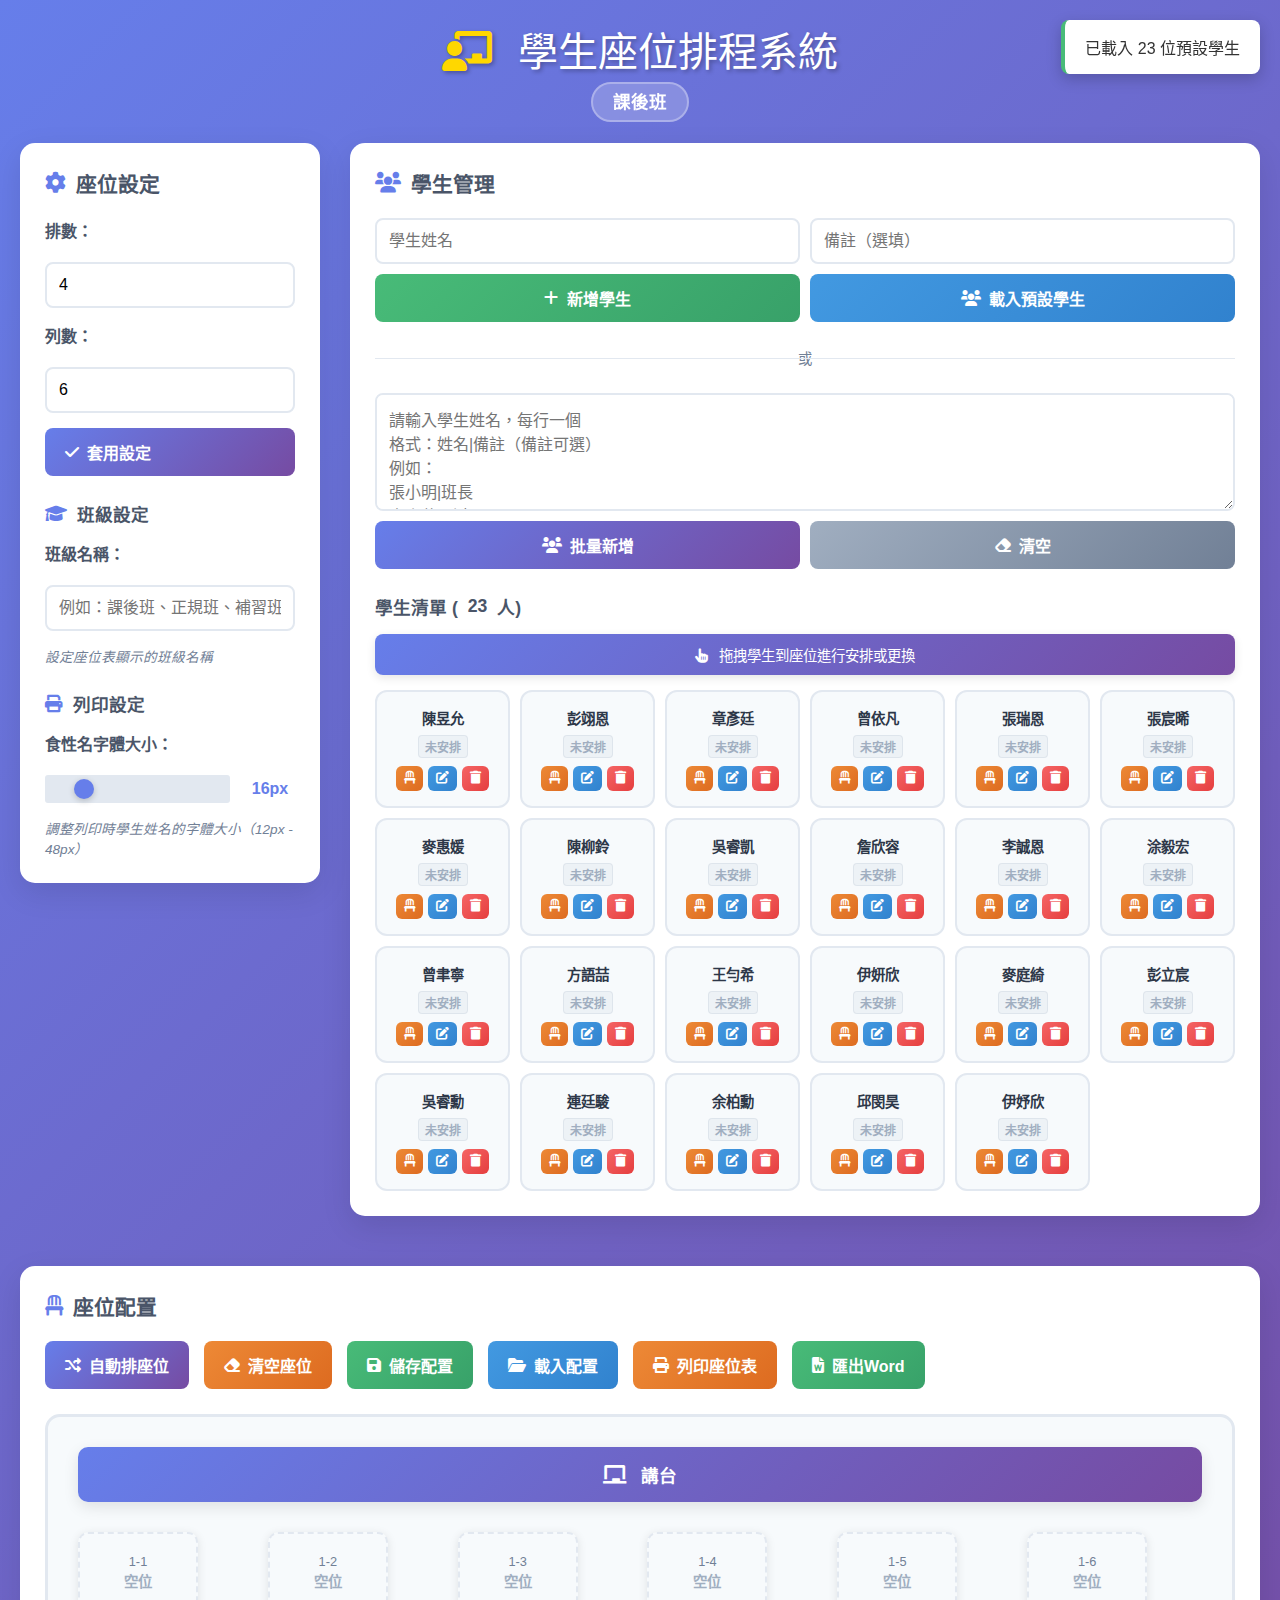
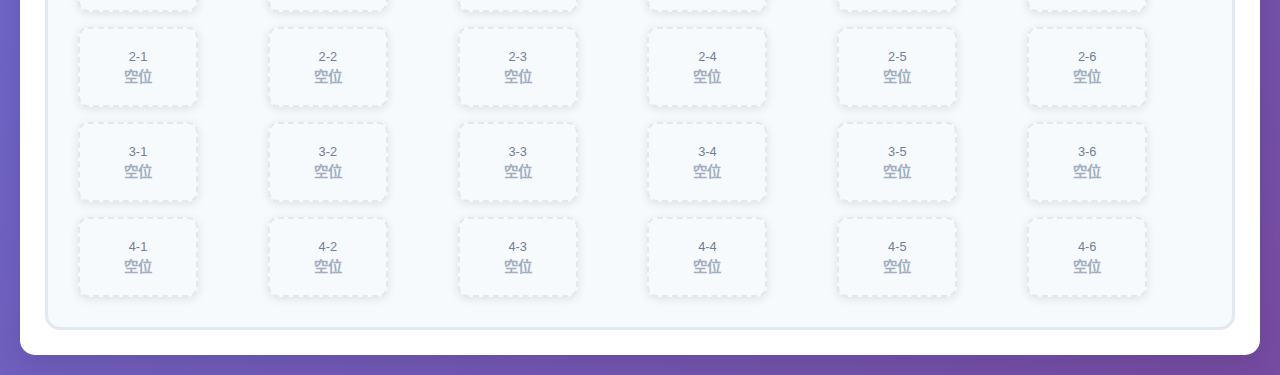
<file: index.html>
<!DOCTYPE html>
<html lang="zh-TW">
<head>
    <meta charset="UTF-8">
    <meta name="viewport" content="width=device-width, initial-scale=1.0">
    <title>學生座位排程系統</title>
    <link rel="stylesheet" href="styles.css">
    <link href="https://cdnjs.cloudflare.com/ajax/libs/font-awesome/6.0.0/css/all.min.css" rel="stylesheet">
</head>
<body>
    <div class="container">
        <header>
            <h1><i class="fas fa-chalkboard-teacher"></i> 學生座位排程系統</h1>
            <div class="class-display">
                <span id="currentClassDisplay">課後班</span>
            </div>
        </header>

        <div class="main-content">
            <!-- 設定區域 -->
            <div class="settings-panel">
                <h2><i class="fas fa-cog"></i> 座位設定</h2>
                <div class="setting-group">
                    <label for="rows">排數：</label>
                    <input type="number" id="rows" min="1" max="10" value="4">
                    
                    <label for="cols">列數：</label>
                    <input type="number" id="cols" min="1" max="8" value="6">
                    
                    <button id="applySettings" class="btn btn-primary">
                        <i class="fas fa-check"></i> 套用設定
                    </button>
                </div>
                
                <h3><i class="fas fa-graduation-cap"></i> 班級設定</h3>
                <div class="setting-group">
                    <label for="className">班級名稱：</label>
                    <input type="text" id="className" placeholder="例如：課後班、正規班、補習班" maxlength="30">
                    <small class="help-text">設定座位表顯示的班級名稱</small>
                </div>
                
                <h3><i class="fas fa-print"></i> 列印設定</h3>
                <div class="setting-group">
                    <label for="fontSize">食性名字體大小：</label>
                    <div class="font-size-control">
                        <input type="range" id="fontSize" min="12" max="48" value="16" step="1">
                        <span id="fontSizeValue">16px</span>
                    </div>
                    <small class="help-text">調整列印時學生姓名的字體大小（12px - 48px）</small>
                </div>
            </div>

            <!-- 學生管理區域 -->
            <div class="student-panel">
                <h2><i class="fas fa-users"></i> 學生管理</h2>
                <div class="student-form">
                    <div class="single-student-input">
                        <div class="input-group">
                            <input type="text" id="studentName" placeholder="學生姓名" maxlength="20">
                            <input type="text" id="studentNote" placeholder="備註（選填）" maxlength="50">
                        </div>
                        <div class="button-group">
                            <button id="addStudent" class="btn btn-success">
                                <i class="fas fa-plus"></i> 新增學生
                            </button>
                            <button id="loadDefaultStudents" class="btn btn-info">
                                <i class="fas fa-users"></i> 載入預設學生
                            </button>
                        </div>
                    </div>
                    <div class="form-divider">
                        <span>或</span>
                    </div>
                    <div class="multiple-student-input">
                        <textarea id="multipleStudents" placeholder="請輸入學生姓名，每行一個&#10;格式：姓名|備註（備註可選）&#10;例如：&#10;張小明|班長&#10;李小花|副班長&#10;王大華" rows="5"></textarea>
                        <div class="multiple-buttons">
                            <button id="addMultipleStudents" class="btn btn-primary">
                                <i class="fas fa-users"></i> 批量新增
                            </button>
                            <button id="clearMultipleInput" class="btn btn-secondary">
                                <i class="fas fa-eraser"></i> 清空
                            </button>
                        </div>
                    </div>
                </div>
                
                <div class="student-list">
                    <h3>學生清單 (<span id="studentCount">0</span>人)</h3>
                                    <div class="drag-hint">
                    <i class="fas fa-hand-pointer"></i> 拖拽學生到座位進行安排或更換
                </div>
                    <div id="studentsList"></div>
                </div>
            </div>

            <!-- 座位區域 -->
            <div class="seating-panel">
                <h2><i class="fas fa-chair"></i> 座位配置</h2>
                <div class="seating-controls">
                    <button id="autoArrange" class="btn btn-primary">
                        <i class="fas fa-random"></i> 自動排座位
                    </button>
                    <button id="clearSeats" class="btn btn-warning">
                        <i class="fas fa-eraser"></i> 清空座位
                    </button>
                    <button id="saveConfig" class="btn btn-success">
                        <i class="fas fa-save"></i> 儲存配置
                    </button>
                                         <button id="loadConfig" class="btn btn-info">
                         <i class="fas fa-folder-open"></i> 載入配置
                     </button>
                     <button id="printSeating" class="btn btn-warning">
                         <i class="fas fa-print"></i> 列印座位表
                     </button>
                     <button id="exportWord" class="btn btn-success">
                         <i class="fas fa-file-word"></i> 匯出Word
                     </button>
                </div>
                
                <div class="classroom">
                    <div class="teacher-desk">
                        <i class="fas fa-chalkboard"></i> 講台
                    </div>
                    <div id="seatingGrid" class="seating-grid"></div>
                </div>
            </div>
        </div>
    </div>

    <!-- 載入配置的隱藏檔案輸入 -->
    <input type="file" id="fileInput" accept=".json" style="display: none;">

    <script src="script.js"></script>
</body>
</html>
</file>
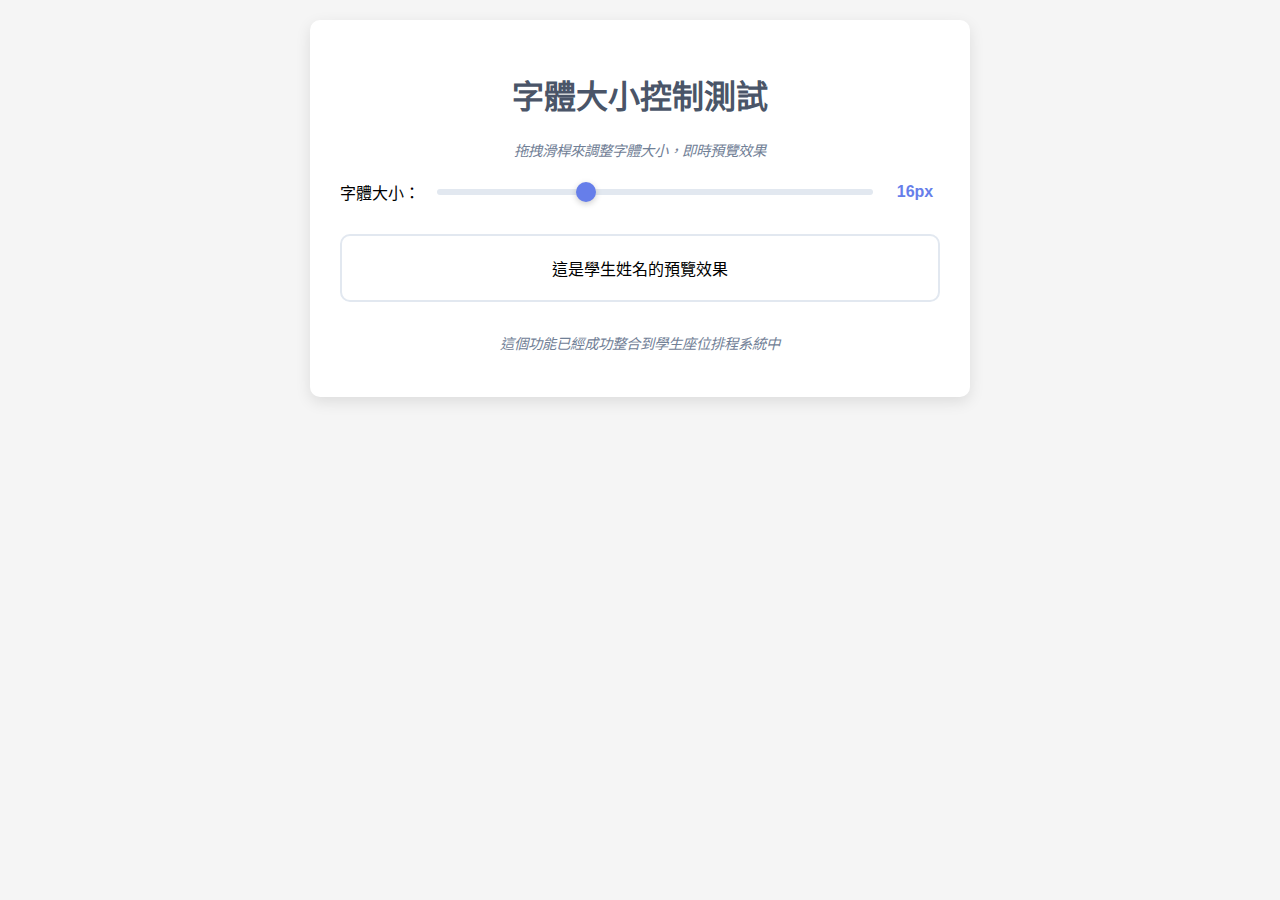
<file: test.html>
<!DOCTYPE html>
<html lang="zh-TW">
<head>
    <meta charset="UTF-8">
    <meta name="viewport" content="width=device-width, initial-scale=1.0">
    <title>字體大小控制測試</title>
    <style>
        body {
            font-family: 'Microsoft JhengHei', Arial, sans-serif;
            margin: 20px;
            background: #f5f5f5;
        }
        .test-container {
            max-width: 600px;
            margin: 0 auto;
            background: white;
            padding: 30px;
            border-radius: 10px;
            box-shadow: 0 5px 15px rgba(0,0,0,0.1);
        }
        .font-size-control {
            display: flex;
            align-items: center;
            gap: 15px;
            margin: 20px 0;
        }
        .font-size-control input[type="range"] {
            flex: 1;
            height: 6px;
            border-radius: 3px;
            background: #e2e8f0;
            outline: none;
            -webkit-appearance: none;
            appearance: none;
        }
        .font-size-control input[type="range"]::-webkit-slider-thumb {
            -webkit-appearance: none;
            appearance: none;
            width: 20px;
            height: 20px;
            border-radius: 50%;
            background: #667eea;
            cursor: pointer;
            box-shadow: 0 2px 6px rgba(0,0,0,0.2);
        }
        .font-size-control span {
            font-weight: 600;
            color: #667eea;
            min-width: 50px;
            text-align: center;
        }
        .preview {
            margin: 30px 0;
            padding: 20px;
            border: 2px solid #e2e8f0;
            border-radius: 10px;
            text-align: center;
        }
        .preview-text {
            transition: font-size 0.3s ease;
        }
        h1 {
            color: #4a5568;
            text-align: center;
        }
        .help-text {
            color: #718096;
            font-size: 0.9rem;
            font-style: italic;
            text-align: center;
        }
    </style>
</head>
<body>
    <div class="test-container">
        <h1>字體大小控制測試</h1>
        <p class="help-text">拖拽滑桿來調整字體大小，即時預覽效果</p>
        
        <div class="font-size-control">
            <label for="fontSize">字體大小：</label>
            <input type="range" id="fontSize" min="12" max="24" value="16" step="1">
            <span id="fontSizeValue">16px</span>
        </div>
        
        <div class="preview">
            <div class="preview-text" id="previewText">
                這是學生姓名的預覽效果
            </div>
        </div>
        
        <p class="help-text">這個功能已經成功整合到學生座位排程系統中</p>
    </div>

    <script>
        const fontSizeSlider = document.getElementById('fontSize');
        const fontSizeValue = document.getElementById('fontSizeValue');
        const previewText = document.getElementById('previewText');
        
        function updateFontSize(size) {
            const fontSize = parseInt(size);
            fontSizeValue.textContent = size + 'px';
            previewText.style.fontSize = size + 'px';
        }
        
        fontSizeSlider.addEventListener('input', (e) => {
            updateFontSize(e.target.value);
        });
        
        // 初始化
        updateFontSize(16);
    </script>
</body>
</html>
</file>
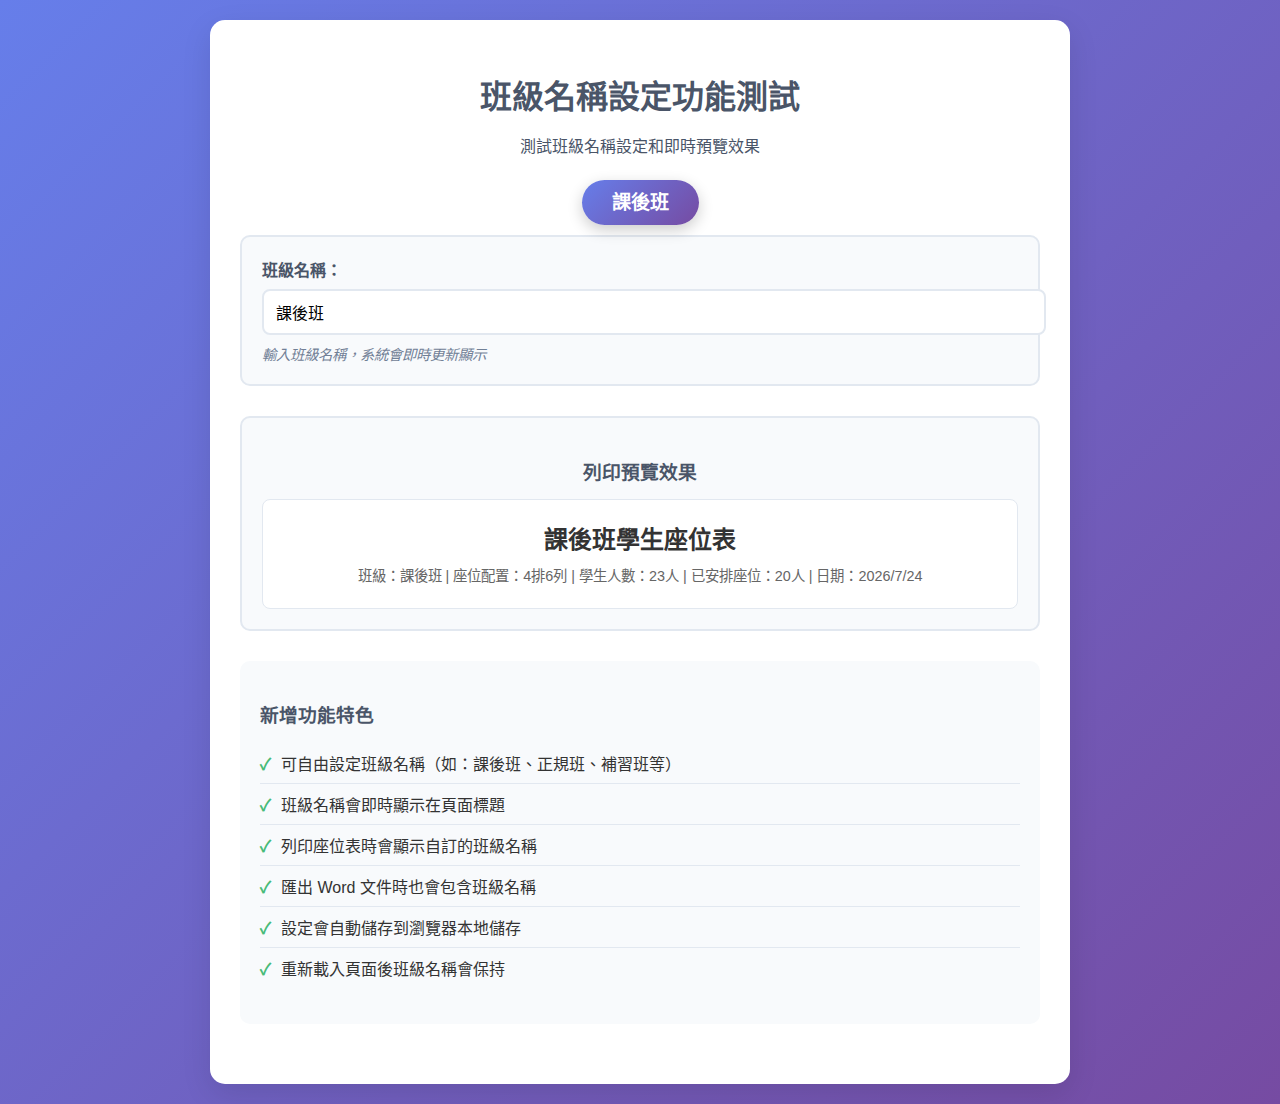
<file: test_class_name.html>
<!DOCTYPE html>
<html lang="zh-TW">
<head>
    <meta charset="UTF-8">
    <meta name="viewport" content="width=device-width, initial-scale=1.0">
    <title>班級名稱設定測試</title>
    <style>
        body {
            font-family: 'Microsoft JhengHei', Arial, sans-serif;
            margin: 20px;
            background: linear-gradient(135deg, #667eea 0%, #764ba2 100%);
            min-height: 100vh;
            color: #333;
        }
        .test-container {
            max-width: 800px;
            margin: 0 auto;
            background: white;
            padding: 30px;
            border-radius: 15px;
            box-shadow: 0 10px 30px rgba(0,0,0,0.1);
        }
        .header {
            text-align: center;
            margin-bottom: 30px;
            color: #4a5568;
        }
        .header h1 {
            font-size: 2rem;
            margin-bottom: 10px;
        }
        .class-display {
            margin: 20px 0;
            text-align: center;
        }
        .class-display span {
            background: linear-gradient(135deg, #667eea 0%, #764ba2 100%);
            padding: 12px 30px;
            border-radius: 25px;
            font-size: 1.2rem;
            font-weight: 600;
            color: white;
            box-shadow: 0 5px 15px rgba(0,0,0,0.2);
        }
        .setting-group {
            margin: 20px 0;
            padding: 20px;
            border: 2px solid #e2e8f0;
            border-radius: 10px;
            background: #f8fafc;
        }
        .setting-group label {
            display: block;
            font-weight: 600;
            color: #4a5568;
            margin-bottom: 8px;
        }
        .setting-group input {
            width: 100%;
            padding: 12px;
            border: 2px solid #e2e8f0;
            border-radius: 8px;
            font-size: 1rem;
            transition: border-color 0.3s ease;
        }
        .setting-group input:focus {
            outline: none;
            border-color: #667eea;
            box-shadow: 0 0 0 3px rgba(102, 126, 234, 0.1);
        }
        .help-text {
            color: #718096;
            font-size: 0.9rem;
            font-style: italic;
            margin-top: 8px;
        }
        .preview-section {
            margin: 30px 0;
            padding: 20px;
            border: 2px solid #e2e8f0;
            border-radius: 10px;
            background: #f8fafc;
        }
        .preview-section h3 {
            color: #4a5568;
            margin-bottom: 15px;
            text-align: center;
        }
        .preview-content {
            text-align: center;
            padding: 20px;
            background: white;
            border-radius: 8px;
            border: 1px solid #e2e8f0;
        }
        .preview-title {
            font-size: 1.5rem;
            font-weight: bold;
            color: #333;
            margin-bottom: 10px;
        }
        .preview-info {
            font-size: 0.9rem;
            color: #666;
            line-height: 1.6;
        }
        .feature-list {
            margin: 30px 0;
            padding: 20px;
            background: #f8fafc;
            border-radius: 10px;
        }
        .feature-list h3 {
            color: #4a5568;
            margin-bottom: 15px;
        }
        .feature-list ul {
            list-style: none;
            padding: 0;
        }
        .feature-list li {
            padding: 8px 0;
            border-bottom: 1px solid #e2e8f0;
            display: flex;
            align-items: center;
        }
        .feature-list li:before {
            content: "✓";
            color: #48bb78;
            font-weight: bold;
            margin-right: 10px;
        }
        .feature-list li:last-child {
            border-bottom: none;
        }
    </style>
</head>
<body>
    <div class="test-container">
        <div class="header">
            <h1>班級名稱設定功能測試</h1>
            <p>測試班級名稱設定和即時預覽效果</p>
        </div>
        
        <div class="class-display">
            <span id="currentClassDisplay">課後班</span>
        </div>
        
        <div class="setting-group">
            <label for="className">班級名稱：</label>
            <input type="text" id="className" placeholder="例如：課後班、正規班、補習班、數學班" maxlength="30">
            <div class="help-text">輸入班級名稱，系統會即時更新顯示</div>
        </div>
        
        <div class="preview-section">
            <h3>列印預覽效果</h3>
            <div class="preview-content">
                <div class="preview-title" id="previewTitle">課後班學生座位表</div>
                <div class="preview-info" id="previewInfo">
                    班級：課後班 | 座位配置：4排6列 | 學生人數：23人 | 已安排座位：20人 | 日期：2024/1/15
                </div>
            </div>
        </div>
        
        <div class="feature-list">
            <h3>新增功能特色</h3>
            <ul>
                <li>可自由設定班級名稱（如：課後班、正規班、補習班等）</li>
                <li>班級名稱會即時顯示在頁面標題</li>
                <li>列印座位表時會顯示自訂的班級名稱</li>
                <li>匯出 Word 文件時也會包含班級名稱</li>
                <li>設定會自動儲存到瀏覽器本地儲存</li>
                <li>重新載入頁面後班級名稱會保持</li>
            </ul>
        </div>
    </div>

    <script>
        const classNameInput = document.getElementById('className');
        const currentClassDisplay = document.getElementById('currentClassDisplay');
        const previewTitle = document.getElementById('previewTitle');
        const previewInfo = document.getElementById('previewInfo');
        
        // 模擬學生資料
        const mockData = {
            students: 23,
            arranged: 20,
            rows: 4,
            cols: 6,
            date: new Date().toLocaleDateString('zh-TW')
        };
        
        function updateClassName(name) {
            const className = name.trim() || '課後班';
            
            // 更新頁面顯示
            currentClassDisplay.textContent = className;
            
            // 更新預覽
            previewTitle.textContent = `${className}學生座位表`;
            previewInfo.textContent = `班級：${className} | 座位配置：${mockData.rows}排${mockData.cols}列 | 學生人數：${mockData.students}人 | 已安排座位：${mockData.arranged}人 | 日期：${mockData.date}`;
            
            // 儲存到本地儲存
            localStorage.setItem('testClassName', className);
        }
        
        // 監聽輸入事件
        classNameInput.addEventListener('input', (e) => {
            updateClassName(e.target.value);
        });
        
        // 載入儲存的班級名稱
        const savedClassName = localStorage.getItem('testClassName') || '課後班';
        classNameInput.value = savedClassName;
        updateClassName(savedClassName);
    </script>
</body>
</html>
</file>
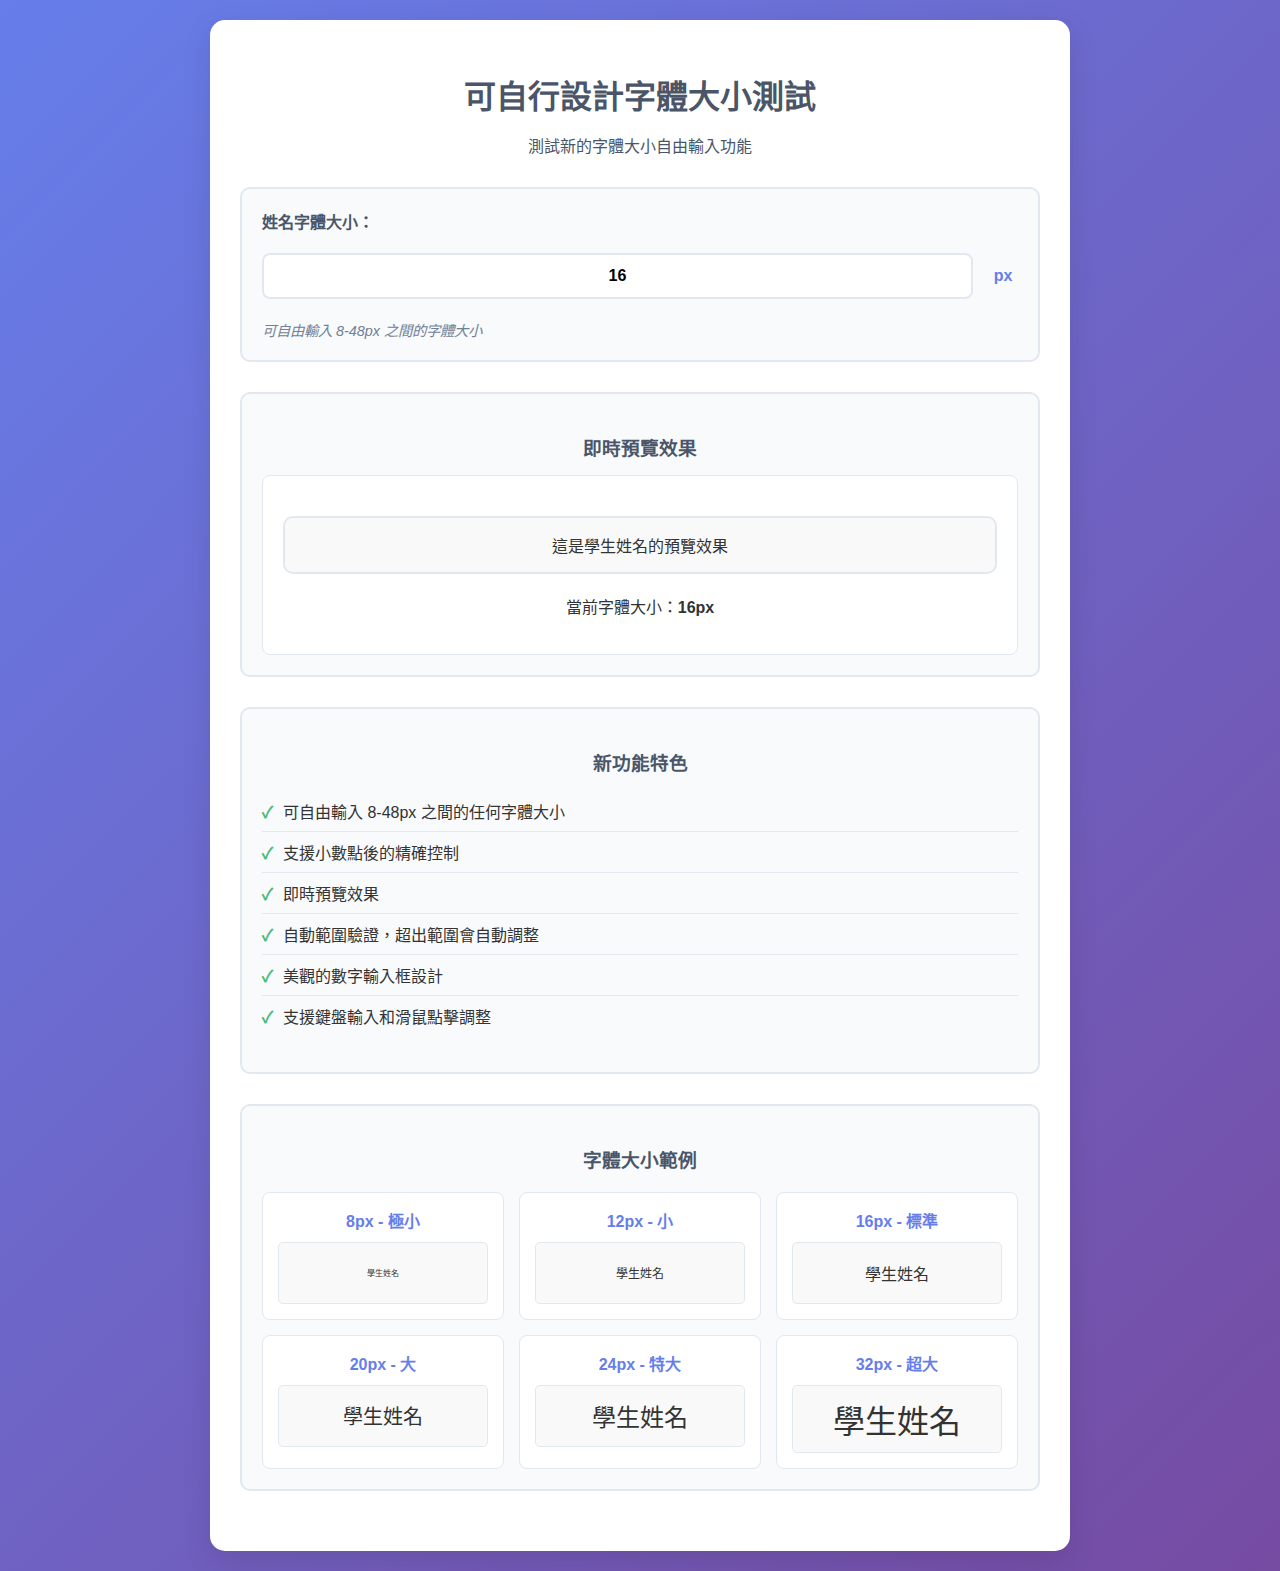
<file: test_custom_font_size.html>
<!DOCTYPE html>
<html lang="zh-TW">
<head>
    <meta charset="UTF-8">
    <meta name="viewport" content="width=device-width, initial-scale=1.0">
    <title>可自行設計字體大小測試</title>
    <style>
        body {
            font-family: 'Microsoft JhengHei', Arial, sans-serif;
            margin: 20px;
            background: linear-gradient(135deg, #667eea 0%, #764ba2 100%);
            min-height: 100vh;
            color: #333;
        }
        .test-container {
            max-width: 800px;
            margin: 0 auto;
            background: white;
            padding: 30px;
            border-radius: 15px;
            box-shadow: 0 10px 30px rgba(0,0,0,0.1);
        }
        .header {
            text-align: center;
            margin-bottom: 30px;
            color: #4a5568;
        }
        .header h1 {
            font-size: 2rem;
            margin-bottom: 10px;
        }
        
        .font-size-control {
            display: flex;
            align-items: center;
            gap: 15px;
            margin: 20px 0;
        }
        
        .font-size-control input[type="number"] {
            flex: 1;
            padding: 12px;
            border: 2px solid #e2e8f0;
            border-radius: 8px;
            font-size: 1rem;
            font-weight: 600;
            text-align: center;
            transition: border-color 0.3s ease;
            background: white;
        }
        
        .font-size-control input[type="number"]:focus {
            outline: none;
            border-color: #667eea;
            box-shadow: 0 0 0 3px rgba(102, 126, 234, 0.1);
        }
        
        .font-size-control input[type="number"]::-webkit-inner-spin-button,
        .font-size-control input[type="number"]::-webkit-outer-spin-button {
            -webkit-appearance: none;
            margin: 0;
        }
        
        .font-size-control input[type="number"] {
            -moz-appearance: textfield;
        }
        
        .unit-label {
            font-weight: 600;
            color: #667eea;
            min-width: 30px;
            text-align: center;
            font-size: 1rem;
        }
        
        .setting-group {
            margin: 20px 0;
            padding: 20px;
            border: 2px solid #e2e8f0;
            border-radius: 10px;
            background: #f8fafc;
        }
        
        .setting-group label {
            display: block;
            font-weight: 600;
            color: #4a5568;
            margin-bottom: 8px;
        }
        
        .help-text {
            color: #718096;
            font-size: 0.9rem;
            font-style: italic;
            margin-top: 8px;
        }
        
        .preview-section {
            margin: 30px 0;
            padding: 20px;
            border: 2px solid #e2e8f0;
            border-radius: 10px;
            background: #f8fafc;
        }
        
        .preview-section h3 {
            color: #4a5568;
            margin-bottom: 15px;
            text-align: center;
        }
        
        .preview-content {
            background: white;
            padding: 20px;
            border-radius: 8px;
            border: 1px solid #e2e8f0;
            text-align: center;
        }
        
        .preview-text {
            transition: font-size 0.3s ease;
            margin: 20px 0;
            padding: 15px;
            border: 2px solid #e2e8f0;
            border-radius: 10px;
            background: #f9f9f9;
        }
        
        .feature-section {
            margin: 30px 0;
            padding: 20px;
            border: 2px solid #e2e8f0;
            border-radius: 10px;
            background: #f8fafc;
        }
        
        .feature-section h3 {
            color: #4a5568;
            margin-bottom: 15px;
            text-align: center;
        }
        
        .feature-list {
            list-style: none;
            padding: 0;
        }
        
        .feature-list li {
            padding: 8px 0;
            border-bottom: 1px solid #e2e8f0;
            display: flex;
            align-items: center;
        }
        
        .feature-list li:before {
            content: "✓";
            color: #48bb78;
            font-weight: bold;
            margin-right: 10px;
        }
        
        .feature-list li:last-child {
            border-bottom: none;
        }
        
        .font-size-examples {
            margin: 30px 0;
            padding: 20px;
            border: 2px solid #e2e8f0;
            border-radius: 10px;
            background: #f8fafc;
        }
        
        .font-size-examples h3 {
            color: #4a5568;
            margin-bottom: 15px;
            text-align: center;
        }
        
        .example-grid {
            display: grid;
            grid-template-columns: repeat(auto-fit, minmax(200px, 1fr));
            gap: 15px;
            margin-top: 20px;
        }
        
        .example-item {
            background: white;
            padding: 15px;
            border-radius: 8px;
            border: 1px solid #e2e8f0;
            text-align: center;
        }
        
        .example-size {
            font-weight: bold;
            color: #667eea;
            margin-bottom: 10px;
        }
        
        .example-text {
            border: 1px solid #e2e8f0;
            padding: 10px;
            border-radius: 5px;
            background: #f9f9f9;
            min-height: 40px;
            display: flex;
            align-items: center;
            justify-content: center;
        }
    </style>
</head>
<body>
    <div class="test-container">
        <div class="header">
            <h1>可自行設計字體大小測試</h1>
            <p>測試新的字體大小自由輸入功能</p>
        </div>
        
        <div class="setting-group">
            <label for="fontSize">姓名字體大小：</label>
            <div class="font-size-control">
                <input type="number" id="fontSize" min="8" max="48" value="16" step="1" placeholder="輸入字體大小">
                <span class="unit-label">px</span>
            </div>
            <div class="help-text">可自由輸入 8-48px 之間的字體大小</div>
        </div>
        
        <div class="preview-section">
            <h3>即時預覽效果</h3>
            <div class="preview-content">
                <div class="preview-text" id="previewText">
                    這是學生姓名的預覽效果
                </div>
                <p>當前字體大小：<strong id="currentSize">16px</strong></p>
            </div>
        </div>
        
        <div class="feature-section">
            <h3>新功能特色</h3>
            <ul class="feature-list">
                <li>可自由輸入 8-48px 之間的任何字體大小</li>
                <li>支援小數點後的精確控制</li>
                <li>即時預覽效果</li>
                <li>自動範圍驗證，超出範圍會自動調整</li>
                <li>美觀的數字輸入框設計</li>
                <li>支援鍵盤輸入和滑鼠點擊調整</li>
            </ul>
        </div>
        
        <div class="font-size-examples">
            <h3>字體大小範例</h3>
            <div class="example-grid">
                <div class="example-item">
                    <div class="example-size">8px - 極小</div>
                    <div class="example-text" style="font-size: 8px;">學生姓名</div>
                </div>
                <div class="example-item">
                    <div class="example-size">12px - 小</div>
                    <div class="example-text" style="font-size: 12px;">學生姓名</div>
                </div>
                <div class="example-item">
                    <div class="example-size">16px - 標準</div>
                    <div class="example-text" style="font-size: 16px;">學生姓名</div>
                </div>
                <div class="example-item">
                    <div class="example-size">20px - 大</div>
                    <div class="example-text" style="font-size: 20px;">學生姓名</div>
                </div>
                <div class="example-item">
                    <div class="example-size">24px - 特大</div>
                    <div class="example-text" style="font-size: 24px;">學生姓名</div>
                </div>
                <div class="example-item">
                    <div class="example-size">32px - 超大</div>
                    <div class="example-text" style="font-size: 32px;">學生姓名</div>
                </div>
            </div>
        </div>
    </div>

    <script>
        const fontSizeInput = document.getElementById('fontSize');
        const previewText = document.getElementById('previewText');
        const currentSize = document.getElementById('currentSize');
        
        function updateFontSize(size) {
            let fontSize = parseInt(size);
            
            // 驗證輸入範圍
            if (isNaN(fontSize) || fontSize < 8) {
                fontSize = 8;
            } else if (fontSize > 48) {
                fontSize = 48;
            }
            
            // 更新輸入框值（如果超出範圍）
            if (fontSize !== parseInt(size)) {
                fontSizeInput.value = fontSize;
            }
            
            // 更新預覽
            previewText.style.fontSize = fontSize + 'px';
            currentSize.textContent = fontSize + 'px';
            
            // 儲存到本地儲存
            localStorage.setItem('testFontSize', fontSize);
        }
        
        // 監聽輸入事件
        fontSizeInput.addEventListener('input', (e) => {
            updateFontSize(e.target.value);
        });
        
        // 監聽失去焦點事件
        fontSizeInput.addEventListener('blur', (e) => {
            updateFontSize(e.target.value);
        });
        
        // 載入儲存的字體大小
        const savedFontSize = localStorage.getItem('testFontSize') || 16;
        fontSizeInput.value = savedFontSize;
        updateFontSize(savedFontSize);
    </script>
</body>
</html>
</file>
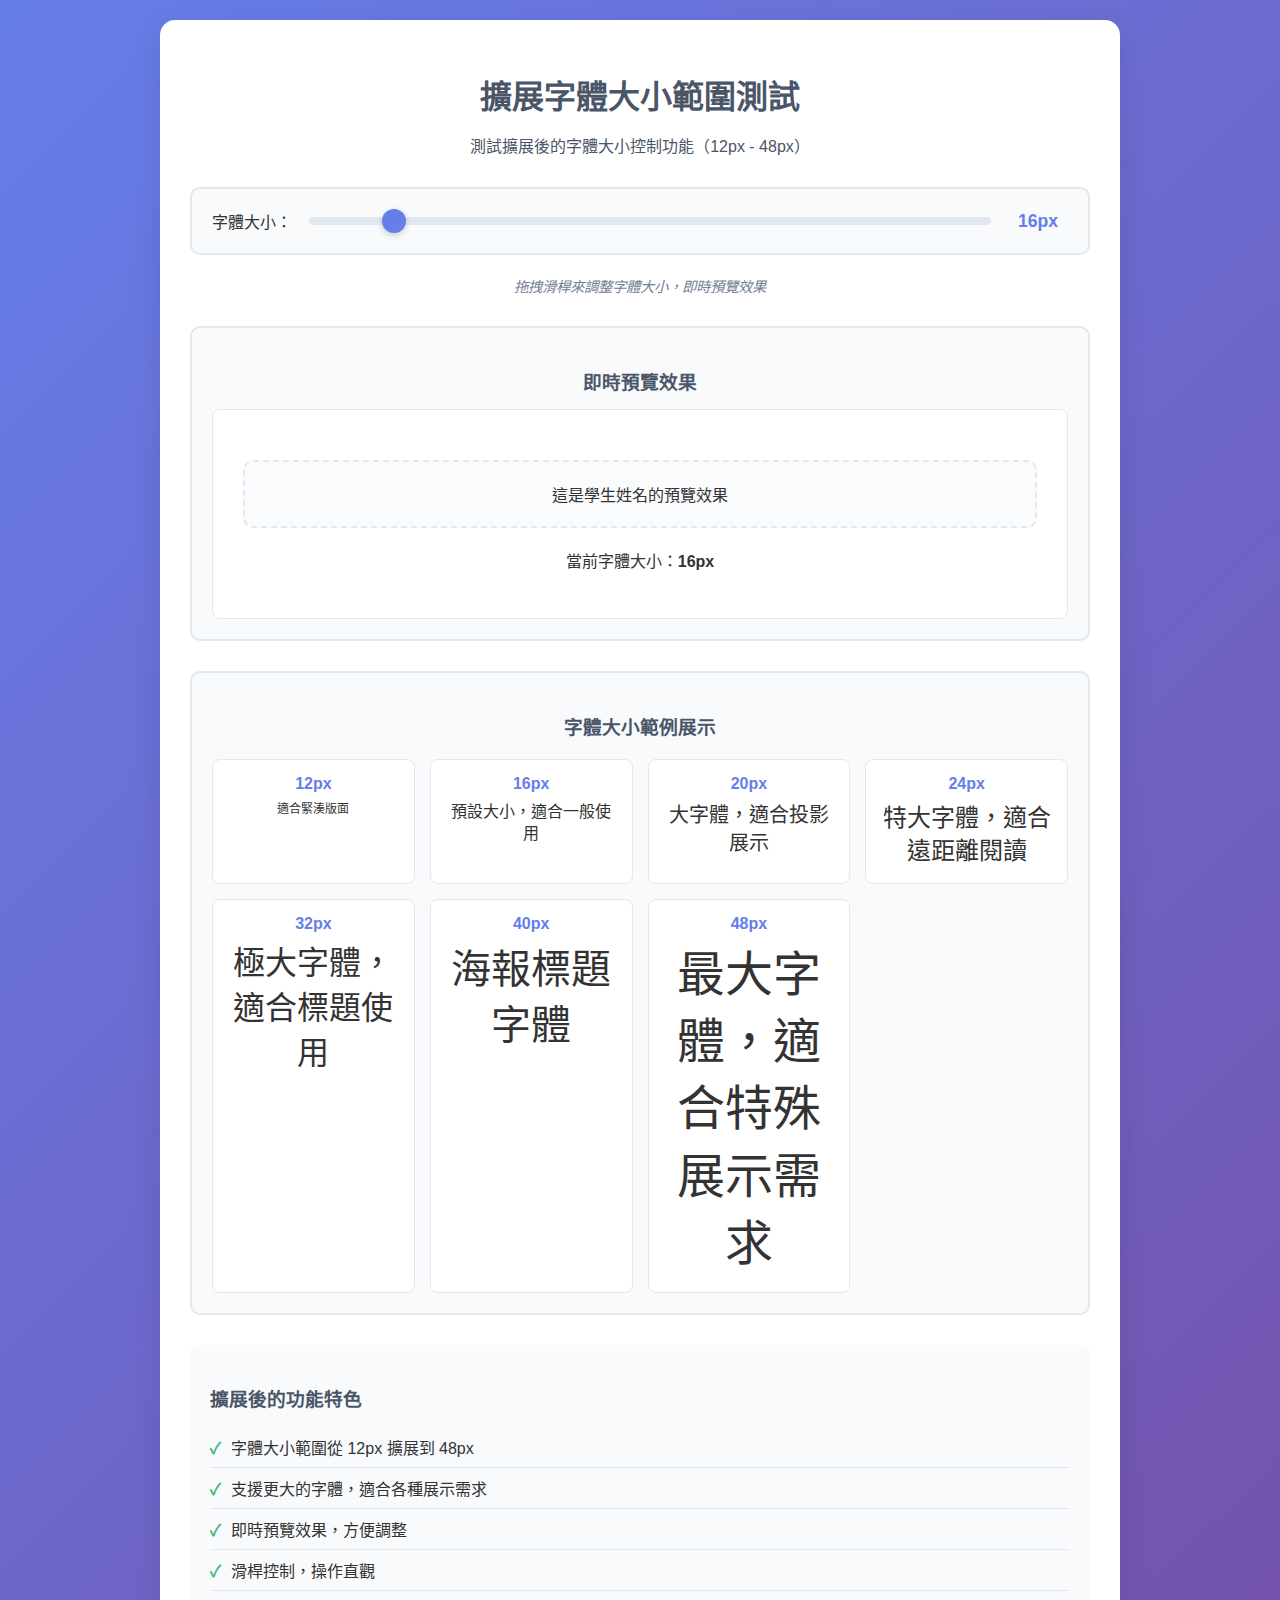
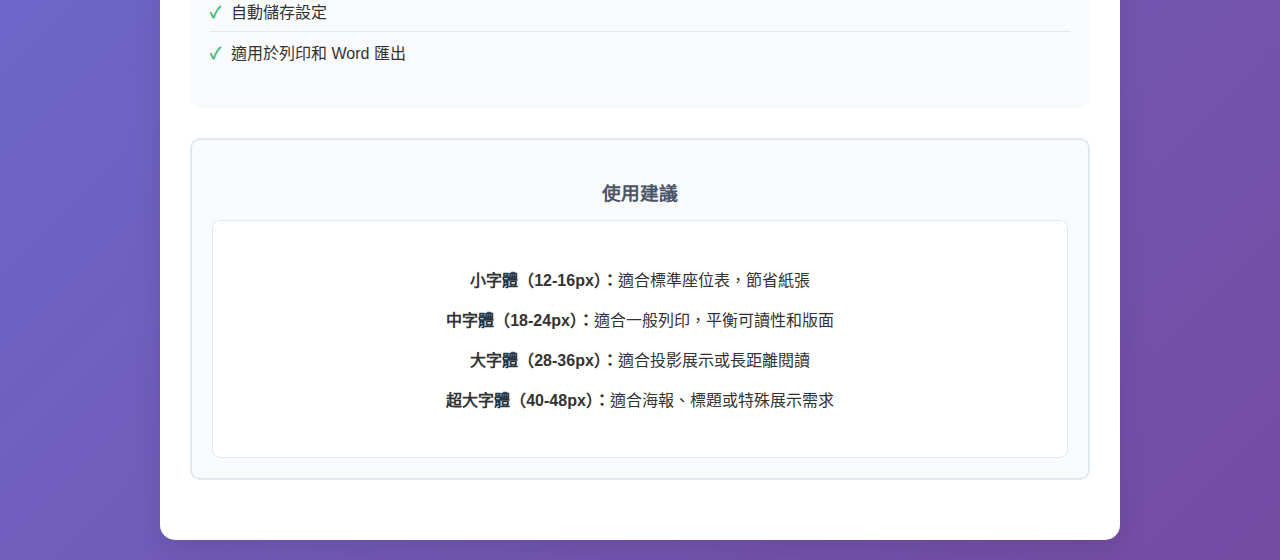
<file: test_extended_font_size.html>
<!DOCTYPE html>
<html lang="zh-TW">
<head>
    <meta charset="UTF-8">
    <meta name="viewport" content="width=device-width, initial-scale=1.0">
    <title>擴展字體大小範圍測試</title>
    <style>
        body {
            font-family: 'Microsoft JhengHei', Arial, sans-serif;
            margin: 20px;
            background: linear-gradient(135deg, #667eea 0%, #764ba2 100%);
            min-height: 100vh;
            color: #333;
        }
        .test-container {
            max-width: 900px;
            margin: 0 auto;
            background: white;
            padding: 30px;
            border-radius: 15px;
            box-shadow: 0 10px 30px rgba(0,0,0,0.1);
        }
        .header {
            text-align: center;
            margin-bottom: 30px;
            color: #4a5568;
        }
        .header h1 {
            font-size: 2rem;
            margin-bottom: 10px;
        }
        
        .font-size-control {
            display: flex;
            align-items: center;
            gap: 15px;
            margin: 20px 0;
            padding: 20px;
            border: 2px solid #e2e8f0;
            border-radius: 10px;
            background: #f8fafc;
        }
        .font-size-control input[type="range"] {
            flex: 1;
            height: 8px;
            border-radius: 4px;
            background: #e2e8f0;
            outline: none;
            -webkit-appearance: none;
            appearance: none;
        }
        .font-size-control input[type="range"]::-webkit-slider-thumb {
            -webkit-appearance: none;
            appearance: none;
            width: 24px;
            height: 24px;
            border-radius: 50%;
            background: #667eea;
            cursor: pointer;
            box-shadow: 0 2px 6px rgba(0,0,0,0.2);
        }
        .font-size-control span {
            font-weight: 600;
            color: #667eea;
            min-width: 60px;
            text-align: center;
            font-size: 1.1rem;
        }
        
        .preview-section {
            margin: 30px 0;
            padding: 20px;
            border: 2px solid #e2e8f0;
            border-radius: 10px;
            background: #f8fafc;
        }
        .preview-section h3 {
            color: #4a5568;
            margin-bottom: 15px;
            text-align: center;
        }
        .preview-content {
            background: white;
            padding: 30px;
            border-radius: 8px;
            border: 1px solid #e2e8f0;
            text-align: center;
        }
        .preview-text {
            transition: font-size 0.3s ease;
            margin: 20px 0;
            padding: 20px;
            border: 2px dashed #e2e8f0;
            border-radius: 10px;
            background: #fafbfc;
        }
        
        .font-size-examples {
            margin: 30px 0;
            padding: 20px;
            border: 2px solid #e2e8f0;
            border-radius: 10px;
            background: #f8fafc;
        }
        .font-size-examples h3 {
            color: #4a5568;
            margin-bottom: 20px;
            text-align: center;
        }
        .examples-grid {
            display: grid;
            grid-template-columns: repeat(auto-fit, minmax(200px, 1fr));
            gap: 15px;
        }
        .example-item {
            background: white;
            padding: 15px;
            border-radius: 8px;
            border: 1px solid #e2e8f0;
            text-align: center;
        }
        .example-size {
            font-weight: bold;
            color: #667eea;
            margin-bottom: 8px;
        }
        .example-text {
            color: #333;
            line-height: 1.4;
        }
        
        .feature-list {
            margin: 30px 0;
            padding: 20px;
            background: #f8fafc;
            border-radius: 10px;
        }
        .feature-list h3 {
            color: #4a5568;
            margin-bottom: 15px;
        }
        .feature-list ul {
            list-style: none;
            padding: 0;
        }
        .feature-list li {
            padding: 8px 0;
            border-bottom: 1px solid #e2e8f0;
            display: flex;
            align-items: center;
        }
        .feature-list li:before {
            content: "✓";
            color: #48bb78;
            font-weight: bold;
            margin-right: 10px;
        }
        .feature-list li:last-child {
            border-bottom: none;
        }
        
        .help-text {
            color: #718096;
            font-size: 0.9rem;
            font-style: italic;
            text-align: center;
            margin-top: 8px;
        }
    </style>
</head>
<body>
    <div class="test-container">
        <div class="header">
            <h1>擴展字體大小範圍測試</h1>
            <p>測試擴展後的字體大小控制功能（12px - 48px）</p>
        </div>
        
        <div class="font-size-control">
            <label for="fontSize">字體大小：</label>
            <input type="range" id="fontSize" min="12" max="48" value="16" step="1">
            <span id="fontSizeValue">16px</span>
        </div>
        <p class="help-text">拖拽滑桿來調整字體大小，即時預覽效果</p>
        
        <div class="preview-section">
            <h3>即時預覽效果</h3>
            <div class="preview-content">
                <div class="preview-text" id="previewText">
                    這是學生姓名的預覽效果
                </div>
                <p>當前字體大小：<strong id="currentSize">16px</strong></p>
            </div>
        </div>
        
        <div class="font-size-examples">
            <h3>字體大小範例展示</h3>
            <div class="examples-grid">
                <div class="example-item">
                    <div class="example-size">12px</div>
                    <div class="example-text" style="font-size: 12px;">適合緊湊版面</div>
                </div>
                <div class="example-item">
                    <div class="example-size">16px</div>
                    <div class="example-text" style="font-size: 16px;">預設大小，適合一般使用</div>
                </div>
                <div class="example-item">
                    <div class="example-size">20px</div>
                    <div class="example-text" style="font-size: 20px;">大字體，適合投影展示</div>
                </div>
                <div class="example-item">
                    <div class="example-size">24px</div>
                    <div class="example-text" style="font-size: 24px;">特大字體，適合遠距離閱讀</div>
                </div>
                <div class="example-item">
                    <div class="example-size">32px</div>
                    <div class="example-text" style="font-size: 32px;">極大字體，適合標題使用</div>
                </div>
                <div class="example-item">
                    <div class="example-size">40px</div>
                    <div class="example-text" style="font-size: 40px;">海報標題字體</div>
                </div>
                <div class="example-item">
                    <div class="example-size">48px</div>
                    <div class="example-text" style="font-size: 48px;">最大字體，適合特殊展示需求</div>
                </div>
            </div>
        </div>
        
        <div class="feature-list">
            <h3>擴展後的功能特色</h3>
            <ul>
                <li>字體大小範圍從 12px 擴展到 48px</li>
                <li>支援更大的字體，適合各種展示需求</li>
                <li>即時預覽效果，方便調整</li>
                <li>滑桿控制，操作直觀</li>
                <li>自動儲存設定</li>
                <li>適用於列印和 Word 匯出</li>
            </ul>
        </div>
        
        <div class="preview-section">
            <h3>使用建議</h3>
            <div class="preview-content">
                <p><strong>小字體（12-16px）：</strong>適合標準座位表，節省紙張</p>
                <p><strong>中字體（18-24px）：</strong>適合一般列印，平衡可讀性和版面</p>
                <p><strong>大字體（28-36px）：</strong>適合投影展示或長距離閱讀</p>
                <p><strong>超大字體（40-48px）：</strong>適合海報、標題或特殊展示需求</p>
            </div>
        </div>
    </div>

    <script>
        const fontSizeSlider = document.getElementById('fontSize');
        const fontSizeValue = document.getElementById('fontSizeValue');
        const previewText = document.getElementById('previewText');
        const currentSize = document.getElementById('currentSize');
        
        function updateFontSize(size) {
            const fontSize = parseInt(size);
            fontSizeValue.textContent = size + 'px';
            currentSize.textContent = size + 'px';
            previewText.style.fontSize = size + 'px';
        }
        
        fontSizeSlider.addEventListener('input', (e) => {
            updateFontSize(e.target.value);
        });
        
        // 初始化
        updateFontSize(16);
    </script>
</body>
</html>
</file>
<file: styles.css>
* {
    margin: 0;
    padding: 0;
    box-sizing: border-box;
}

body {
    font-family: 'Segoe UI', Tahoma, Geneva, Verdana, sans-serif;
    background: linear-gradient(135deg, #667eea 0%, #764ba2 100%);
    min-height: 100vh;
    color: #333;
}

.container {
    max-width: 1400px;
    margin: 0 auto;
    padding: 20px;
}

header {
    text-align: center;
    margin-bottom: 30px;
    color: white;
}

header h1 {
    font-size: 2.5rem;
    font-weight: 300;
    text-shadow: 2px 2px 4px rgba(0,0,0,0.3);
}

header h1 i {
    margin-right: 15px;
    color: #ffd700;
}

.class-display {
    margin-top: 10px;
    text-align: center;
}

.class-display span {
    background: rgba(255, 255, 255, 0.2);
    padding: 8px 20px;
    border-radius: 20px;
    font-size: 1.1rem;
    font-weight: 600;
    color: white;
    border: 2px solid rgba(255, 255, 255, 0.3);
    backdrop-filter: blur(10px);
}

.main-content {
    display: grid;
    grid-template-columns: 300px 1fr;
    gap: 30px;
    align-items: start;
}

.settings-panel, .student-panel {
    background: white;
    border-radius: 15px;
    padding: 25px;
    box-shadow: 0 10px 30px rgba(0,0,0,0.1);
    margin-bottom: 20px;
}

.seating-panel {
    background: white;
    border-radius: 15px;
    padding: 25px;
    box-shadow: 0 10px 30px rgba(0,0,0,0.1);
    grid-column: 1 / -1;
}

h2 {
    color: #4a5568;
    margin-bottom: 20px;
    font-size: 1.3rem;
    display: flex;
    align-items: center;
    gap: 10px;
}

h2 i {
    color: #667eea;
}

h3 {
    color: #4a5568;
    margin: 25px 0 15px 0;
    font-size: 1.1rem;
    display: flex;
    align-items: center;
    gap: 10px;
}

h3 i {
    color: #667eea;
}

.setting-group {
    display: flex;
    flex-direction: column;
    gap: 15px;
}

.setting-group label {
    font-weight: 600;
    color: #4a5568;
    margin-bottom: 5px;
}

.setting-group input {
    padding: 12px;
    border: 2px solid #e2e8f0;
    border-radius: 8px;
    font-size: 1rem;
    transition: border-color 0.3s ease;
}

.setting-group input:focus {
    outline: none;
    border-color: #667eea;
    box-shadow: 0 0 0 3px rgba(102, 126, 234, 0.1);
}

.font-size-control {
    display: flex;
    align-items: center;
    gap: 15px;
}

.font-size-control input[type="range"] {
    flex: 1;
    height: 6px;
    border-radius: 3px;
    background: #e2e8f0;
    outline: none;
    -webkit-appearance: none;
    appearance: none;
}

.font-size-control input[type="range"]::-webkit-slider-thumb {
    -webkit-appearance: none;
    appearance: none;
    width: 20px;
    height: 20px;
    border-radius: 50%;
    background: #667eea;
    cursor: pointer;
    box-shadow: 0 2px 6px rgba(0,0,0,0.2);
}

.font-size-control input[type="range"]::-moz-range-thumb {
    width: 20px;
    height: 20px;
    border-radius: 50%;
    background: #667eea;
    cursor: pointer;
    border: none;
    box-shadow: 0 2px 6px rgba(0,0,0,0.2);
}

.font-size-control span {
    font-weight: 600;
    color: #667eea;
    min-width: 50px;
    text-align: center;
}

.help-text {
    color: #718096;
    font-size: 0.85rem;
    font-style: italic;
}

/* 相鄰限制區塊 */
.constraints-group .constraints-inputs {
    display: flex;
    gap: 8px;
    align-items: center;
    flex-wrap: wrap;
}

.constraints-group select {
    padding: 10px;
    border: 2px solid #e2e8f0;
    border-radius: 8px;
    min-width: 120px;
}

.constraints-sep {
    color: #718096;
    font-weight: 700;
}

.constraints-list {
    margin-top: 8px;
    display: flex;
    flex-direction: column;
    gap: 8px;
}

.constraint-item {
    display: flex;
    justify-content: space-between;
    align-items: center;
    background: #f7fafc;
    border: 2px solid #e2e8f0;
    border-radius: 8px;
    padding: 8px 10px;
}

.constraint-pair {
    font-weight: 600;
    color: #4a5568;
}

.constraints-empty {
    color: #a0aec0;
    font-style: italic;
}

.btn {
    padding: 12px 20px;
    border: none;
    border-radius: 8px;
    font-size: 1rem;
    font-weight: 600;
    cursor: pointer;
    transition: all 0.3s ease;
    display: inline-flex;
    align-items: center;
    gap: 8px;
    text-decoration: none;
}

.btn:hover {
    transform: translateY(-2px);
    box-shadow: 0 5px 15px rgba(0,0,0,0.2);
}

.btn-primary {
    background: linear-gradient(135deg, #667eea 0%, #764ba2 100%);
    color: white;
}

.btn-success {
    background: linear-gradient(135deg, #48bb78 0%, #38a169 100%);
    color: white;
}

.btn-warning {
    background: linear-gradient(135deg, #ed8936 0%, #dd6b20 100%);
    color: white;
}

.btn-info {
    background: linear-gradient(135deg, #4299e1 0%, #3182ce 100%);
    color: white;
}

.btn-danger {
    background: linear-gradient(135deg, #f56565 0%, #e53e3e 100%);
    color: white;
}

.student-form {
    display: flex;
    flex-direction: column;
    gap: 15px;
    margin-bottom: 25px;
}

.single-student-input {
    display: flex;
    flex-direction: column;
    gap: 10px;
}

.single-student-input .button-group {
    display: flex;
    gap: 10px;
    align-items: center;
}

.single-student-input .button-group .btn {
    flex: 1;
    justify-content: center;
}

.single-student-input .input-group {
    display: flex;
    gap: 10px;
    align-items: center;
}

.single-student-input .input-group input {
    flex: 1;
    padding: 12px;
    border: 2px solid #e2e8f0;
    border-radius: 8px;
    font-size: 1rem;
    transition: border-color 0.3s ease;
}

.single-student-input .input-group input:focus {
    outline: none;
    border-color: #667eea;
    box-shadow: 0 0 0 3px rgba(102, 126, 234, 0.1);
}

.form-divider {
    text-align: center;
    position: relative;
    margin: 10px 0;
}

.form-divider::before {
    content: '';
    position: absolute;
    top: 50%;
    left: 0;
    right: 0;
    height: 1px;
    background: #e2e8f0;
}

.form-divider span {
    background: white;
    padding: 0 15px;
    color: #718096;
    font-size: 0.9rem;
    font-weight: 500;
}

.multiple-student-input {
    display: flex;
    flex-direction: column;
    gap: 10px;
}

.multiple-student-input textarea {
    padding: 12px;
    border: 2px solid #e2e8f0;
    border-radius: 8px;
    font-size: 1rem;
    font-family: inherit;
    resize: vertical;
    min-height: 100px;
    transition: border-color 0.3s ease;
}

.multiple-student-input textarea:focus {
    outline: none;
    border-color: #667eea;
    box-shadow: 0 0 0 3px rgba(102, 126, 234, 0.1);
}

.multiple-buttons {
    display: flex;
    gap: 10px;
}

.multiple-buttons .btn {
    flex: 1;
    justify-content: center;
}

.student-list h3 {
    color: #4a5568;
    margin-bottom: 15px;
    font-size: 1.1rem;
}

.drag-hint {
    background: linear-gradient(135deg, #667eea 0%, #764ba2 100%);
    color: white;
    padding: 10px 15px;
    border-radius: 8px;
    margin-bottom: 15px;
    font-size: 0.9rem;
    text-align: center;
    box-shadow: 0 3px 10px rgba(0,0,0,0.1);
}

.drag-hint i {
    margin-right: 8px;
    animation: bounce 2s infinite;
}

@keyframes bounce {
    0%, 20%, 50%, 80%, 100% {
        transform: translateY(0);
    }
    40% {
        transform: translateY(-5px);
    }
    60% {
        transform: translateY(-3px);
    }
}

#studentsList {
    display: grid;
    grid-template-columns: repeat(auto-fill, minmax(120px, 1fr));
    gap: 10px;
    margin-top: 15px;
}

.student-item {
    display: flex;
    flex-direction: column;
    justify-content: center;
    align-items: center;
    padding: 15px 10px;
    background: #f7fafc;
    border-radius: 12px;
    border: 2px solid #e2e8f0;
    transition: all 0.3s ease;
    cursor: grab;
    user-select: none;
    text-align: center;
    min-height: 90px;
    position: relative;
}

.student-item:hover {
    background: #edf2f7;
    transform: translateY(-3px);
    box-shadow: 0 5px 15px rgba(0,0,0,0.1);
}

.student-item:active {
    cursor: grabbing;
}

.student-item.dragging {
    opacity: 0.5;
    transform: rotate(5deg) scale(0.95);
    box-shadow: 0 10px 25px rgba(0,0,0,0.2);
}

.student-item.has-seat {
    border-color: #48bb78;
    background: #f0fff4;
}

.student-item.has-seat:hover {
    background: #e6fffa;
}

.seat-status {
    font-size: 0.75rem;
    color: #48bb78;
    font-weight: 600;
    margin-top: 2px;
    padding: 2px 6px;
    background: rgba(72, 187, 120, 0.1);
    border-radius: 4px;
    border: 1px solid rgba(72, 187, 120, 0.2);
}

.student-item:not(.has-seat) .seat-status {
    color: #a0aec0;
    background: rgba(160, 174, 192, 0.1);
    border-color: rgba(160, 174, 192, 0.2);
}

.student-info {
    display: flex;
    flex-direction: column;
    align-items: center;
    gap: 5px;
}

.student-name {
    font-weight: 600;
    color: #2d3748;
    font-size: 0.9rem;
}

.student-note {
    font-size: 0.75rem;
    color: #718096;
    font-style: italic;
    margin-top: 2px;
    max-width: 100px;
    overflow: hidden;
    text-overflow: ellipsis;
    white-space: nowrap;
}



.student-actions {
    display: flex;
    gap: 5px; /* 增加間距 */
    margin-top: 8px;
}

.student-actions button {
    padding: 6px 8px;
    font-size: 0.8rem;
    border-radius: 6px;
    flex: 1;
    display: flex;
    justify-content: center;
    align-items: center;
}

.seating-controls {
    display: flex;
    gap: 15px;
    margin-bottom: 25px;
    flex-wrap: wrap;
}

.classroom {
    position: relative;
    background: #f7fafc;
    border-radius: 15px;
    padding: 30px;
    border: 3px solid #e2e8f0;
}

.teacher-desk {
    text-align: center;
    background: linear-gradient(135deg, #667eea 0%, #764ba2 100%);
    color: white;
    padding: 15px;
    border-radius: 10px;
    margin-bottom: 30px;
    font-weight: 600;
    font-size: 1.1rem;
    box-shadow: 0 5px 15px rgba(0,0,0,0.1);
}

.teacher-desk i {
    margin-right: 10px;
    font-size: 1.3rem;
}

.seating-grid {
    display: grid;
    gap: 15px;
    justify-content: center;
}

.seat {
    width: 120px;
    height: 80px;
    background: white;
    border: 2px solid #e2e8f0;
    border-radius: 10px;
    display: flex;
    flex-direction: column;
    align-items: center;
    justify-content: center;
    cursor: pointer;
    transition: all 0.3s ease;
    position: relative;
    box-shadow: 0 2px 10px rgba(0,0,0,0.1);
}

.seat:hover {
    transform: translateY(-3px);
    box-shadow: 0 5px 20px rgba(0,0,0,0.15);
    border-color: #667eea;
}

.seat.drag-over {
    transform: translateY(-5px) scale(1.05);
    box-shadow: 0 8px 25px rgba(102, 126, 234, 0.3);
    border-color: #667eea;
    border-width: 3px;
    background: rgba(102, 126, 234, 0.1);
}

.seat.swap-target {
    transform: translateY(-5px) scale(1.05);
    box-shadow: 0 8px 25px rgba(237, 137, 54, 0.4);
    border-color: #ed8936;
    border-width: 3px;
    background: rgba(237, 137, 54, 0.15);
    animation: swapPulse 1s infinite;
}

@keyframes swapPulse {
    0%, 100% {
        box-shadow: 0 8px 25px rgba(237, 137, 54, 0.4);
    }
    50% {
        box-shadow: 0 8px 25px rgba(237, 137, 54, 0.6);
    }
}

.seat.occupied {
    background: linear-gradient(135deg, #667eea 0%, #764ba2 100%);
    color: white;
    border-color: #667eea;
}

.seat.occupied:hover {
    background: linear-gradient(135deg, #5a67d8 0%, #6b46c1 100%);
}

.seat-number {
    font-size: 0.8rem;
    color: #718096;
    margin-bottom: 5px;
}

.seat.occupied .seat-number {
    color: rgba(255,255,255,0.8);
}

.seat-student {
    font-size: 0.9rem;
    font-weight: 600;
    text-align: center;
    line-height: 1.2;
    display: flex;
    flex-direction: column;
    justify-content: center;
    align-items: center;
    height: 100%;
}

.seat-student-name {
    font-weight: 600;
    color: inherit;
}

.seat-student-note {
    font-size: 0.7rem;
    font-weight: normal;
    font-style: italic;
    color: rgba(255, 255, 255, 0.8);
    margin-top: 2px;
    max-width: 100%;
    overflow: hidden;
    text-overflow: ellipsis;
    white-space: nowrap;
}



.empty-seat {
    background: #f7fafc;
    color: #a0aec0;
    border-style: dashed;
}

.empty-seat:hover {
    background: #edf2f7;
    color: #718096;
}

/* 響應式設計 */
@media (max-width: 1200px) {
    .main-content {
        grid-template-columns: 1fr;
    }
    
    .settings-panel, .student-panel {
        margin-bottom: 20px;
    }
}

@media (max-width: 768px) {
    .container {
        padding: 10px;
    }
    
    header h1 {
        font-size: 1.8rem;
        margin-bottom: 20px;
    }
    
    header h1 i {
        font-size: 1.6rem;
    }
    
    .main-content {
        gap: 15px;
    }
    
    .settings-panel, .student-panel, .seating-panel {
        padding: 15px;
        border-radius: 10px;
    }
    
    h2 {
        font-size: 1.1rem;
        margin-bottom: 15px;
    }
    
    .setting-group {
        gap: 10px;
    }
    
    .setting-group input {
        padding: 10px;
        font-size: 16px; /* 防止iOS縮放 */
    }
    
    .seating-controls {
        flex-direction: column;
        gap: 10px;
    }
    
    .btn {
        width: 100%;
        justify-content: center;
        padding: 12px 15px;
        font-size: 0.9rem;
    }
    
    .seat {
        width: 80px;
        height: 60px;
        border-radius: 8px;
    }
    
    .seat-number {
        font-size: 0.7rem;
    }
    
    .seat-student {
        font-size: 0.75rem;
    }
    
    .single-student-input {
        flex-direction: column;
        gap: 8px;
    }
    
    .single-student-input input {
        padding: 12px;
        font-size: 16px; /* 防止iOS縮放 */
    }
    
    .single-student-input .button-group {
        flex-direction: column;
        gap: 8px;
    }
    
    .multiple-student-input textarea {
        padding: 12px;
        font-size: 16px; /* 防止iOS縮放 */
        min-height: 80px;
    }
    
    .multiple-buttons {
        flex-direction: column;
        gap: 8px;
    }
    
    #studentsList {
        grid-template-columns: repeat(auto-fill, minmax(100px, 1fr));
        gap: 8px;
    }
    
    .student-item {
        padding: 12px 8px;
        min-height: 80px;
    }
    
    .student-name {
        font-size: 0.85rem;
    }
    
    .student-actions button {
        padding: 6px 8px;
        font-size: 0.7rem;
    }
    
    .drag-hint {
        padding: 8px 12px;
        font-size: 0.8rem;
        margin-bottom: 10px;
    }
    
    .drag-hint i {
        font-size: 0.8rem;
    }
}

@media (max-width: 480px) {
    .container {
        padding: 8px;
    }
    
    header h1 {
        font-size: 1.5rem;
        margin-bottom: 15px;
    }
    
    .main-content {
        gap: 10px;
    }
    
    .settings-panel, .student-panel, .seating-panel {
        padding: 12px;
        margin-bottom: 10px;
    }
    
    h2 {
        font-size: 1rem;
        margin-bottom: 12px;
    }
    
    .setting-group {
        gap: 8px;
    }
    
    .setting-group input {
        padding: 8px;
    }
    
    .btn {
        padding: 10px 12px;
        font-size: 0.85rem;
    }
    
    .seating-controls {
        gap: 8px;
    }
    
    .seat {
        width: 70px;
        height: 50px;
        border-radius: 6px;
    }
    
    .seat-number {
        font-size: 0.6rem;
        margin-bottom: 2px;
    }
    
    .seat-student {
        font-size: 0.7rem;
    }
    
    .student-form {
        gap: 10px;
    }
    
    .single-student-input {
        gap: 6px;
    }
    
    .single-student-input input {
        padding: 10px;
    }
    
    .single-student-input .button-group {
        gap: 6px;
    }
    
    .multiple-student-input textarea {
        padding: 10px;
        min-height: 60px;
    }
    
    .multiple-buttons {
        gap: 6px;
    }
    
    #studentsList {
        grid-template-columns: repeat(auto-fill, minmax(80px, 1fr));
        gap: 6px;
    }
    
    .student-item {
        padding: 8px 6px;
        min-height: 70px;
    }
    
    .student-actions {
        gap: 2px;
        margin-top: 6px;
    }
    
    .student-actions button {
        padding: 4px 6px;
        font-size: 0.65rem;
    }
    
    .student-name {
        font-size: 0.8rem;
    }
    
    .seat-status {
        font-size: 0.65rem;
        padding: 1px 4px;
    }
    
    .drag-hint {
        padding: 6px 10px;
        font-size: 0.75rem;
    }
    
    .classroom {
        padding: 15px;
        border-radius: 10px;
    }
    
    .teacher-desk {
        padding: 10px;
        font-size: 0.9rem;
        margin-bottom: 20px;
    }
    
    .teacher-desk i {
        font-size: 1rem;
    }
    
    .seating-grid {
        gap: 10px;
    }
}

/* 手機版特殊優化 */
@media (max-width: 480px) {
    /* 改善觸控體驗 */
    .btn {
        min-height: 44px; /* iOS建議的最小觸控目標 */
        touch-action: manipulation;
    }
    
    .seat {
        min-height: 44px;
        touch-action: manipulation;
    }
    
    .student-item {
        min-height: 44px;
        touch-action: manipulation;
    }
    
    /* 改善拖拽體驗 */
    .student-item.dragging {
        transform: rotate(3deg) scale(0.9);
    }
    
    .seat.drag-over {
        transform: translateY(-3px) scale(1.03);
    }
    
    .seat.swap-target {
        transform: translateY(-3px) scale(1.03);
        animation: swapPulse 1s infinite;
    }
    
    .drag-hint-popup {
        padding: 12px 20px;
        font-size: 0.9rem;
    }
    
    .drag-hint-content {
        font-size: 0.9rem;
    }
    
    /* 優化模態對話框 */
    .modal-content {
        width: 95%;
        max-width: none;
        margin: 10px;
        max-height: 90vh;
    }
    
    .modal-header {
        padding: 15px;
        flex-shrink: 0;
    }
    
    .modal-header h3 {
        font-size: 1rem;
    }
    
    .modal-body {
        padding: 15px;
        flex: 1;
        overflow-y: auto;
        min-height: 0;
    }
    
    .student-option {
        padding: 12px;
        min-height: 44px;
        max-height: 80px;
        overflow: hidden;
    }
    
    .student-option-name {
        font-size: 1rem;
        margin-bottom: 3px;
    }
    
    .student-option-note {
        font-size: 0.8rem;
        color: #718096;
        font-style: italic;
        margin-bottom: 3px;
    }
    
    .student-current-seat {
        font-size: 0.75rem;
        padding: 2px 6px;
        margin-top: 3px;
    }
    
    .modal-footer {
        padding: 15px;
        flex-shrink: 0;
    }
    
    /* 手機版資料遺失警告對話框 */
    .warning-content {
        width: 95%;
        max-height: 90vh;
        margin: 10px;
        display: flex;
        flex-direction: column;
    }
    
    .warning-header {
        padding: 15px;
        flex-shrink: 0;
    }
    
    .warning-header h3 {
        font-size: 1rem;
    }
    
    .warning-body {
        padding: 15px;
        flex: 1;
        overflow-y: auto;
        min-height: 0;
    }
    
    .setting-comparison {
        flex-direction: column;
        gap: 10px;
        padding: 12px;
    }
    
    .arrow {
        transform: rotate(90deg);
        margin: 5px 0;
    }
    
    .warning-footer {
        padding: 15px;
        flex-direction: column;
        flex-shrink: 0;
    }
    
    .warning-footer .btn {
        width: 100%;
        min-width: auto;
    }
    
    /* 改善Toast顯示 */
    .toast {
        top: 10px;
        right: 10px;
        left: 10px;
        padding: 12px 15px;
        font-size: 0.9rem;
    }
    
    /* 手機版觸控優化 */
    .student-item {
        -webkit-tap-highlight-color: transparent;
    }
    
    .seat {
        -webkit-tap-highlight-color: transparent;
    }
    
    /* 防止手機版縮放 */
    input[type="text"], input[type="number"] {
        font-size: 16px !important;
    }
    
    /* 手機版滾動優化 */
    .modal-body {
        -webkit-overflow-scrolling: touch;
    }
    
    /* 手機版按鈕觸控優化 */
    .btn {
        -webkit-tap-highlight-color: transparent;
        -webkit-touch-callout: none;
        -webkit-user-select: none;
        user-select: none;
    }
}

/* 動畫效果 */
@keyframes fadeIn {
    from {
        opacity: 0;
        transform: translateY(20px);
    }
    to {
        opacity: 1;
        transform: translateY(0);
    }
}

.settings-panel, .student-panel, .seating-panel {
    animation: fadeIn 0.6s ease-out;
}

/* 載入動畫 */
.loading {
    display: inline-block;
    width: 20px;
    height: 20px;
    border: 3px solid rgba(255,255,255,.3);
    border-radius: 50%;
    border-top-color: #fff;
    animation: spin 1s ease-in-out infinite;
}

@keyframes spin {
    to { transform: rotate(360deg); }
}

/* 提示訊息 */
.toast {
    position: fixed;
    top: 20px;
    right: 20px;
    background: white;
    color: #333;
    padding: 15px 20px;
    border-radius: 8px;
    box-shadow: 0 5px 15px rgba(0,0,0,0.2);
    z-index: 1000;
    transform: translateX(100%);
    transition: transform 0.3s ease;
}

.toast.show {
    transform: translateX(0);
}

.toast.success {
    border-left: 4px solid #48bb78;
}

.toast.error {
    border-left: 4px solid #f56565;
}

.toast.info {
    border-left: 4px solid #4299e1;
}

/* 學生選擇對話框 (美化版) */
.student-selection-modal {
    position: fixed;
    top: 0;
    left: 0;
    width: 100%;
    height: 100%;
    background: rgba(0, 0, 0, 0.6); /* 加深背景 */
    backdrop-filter: blur(5px); /* 背景模糊效果 */
    display: flex;
    align-items: center;
    justify-content: center;
    z-index: 2000;
    opacity: 0;
    animation: fadeIn 0.3s forwards;
}

.modal-content {
    background: #fff;
    border-radius: 20px; /* 更圓潤的邊角 */
    box-shadow: 0 25px 50px -12px rgba(0, 0, 0, 0.5);
    max-width: 600px;
    width: 90%;
    max-height: 85vh;
    display: flex;
    flex-direction: column;
    overflow: hidden; /* 確保圓角不被遮擋 */
    transform: scale(0.9);
    animation: modalPop 0.4s cubic-bezier(0.175, 0.885, 0.32, 1.275) forwards; /* 彈跳動畫 */
}

@keyframes modalPop {
    to { opacity: 1; transform: scale(1); }
}

.modal-header {
    background: linear-gradient(135deg, #667eea 0%, #764ba2 100%);
    color: white;
    padding: 20px 25px;
    display: flex;
    justify-content: space-between;
    align-items: center;
    flex-shrink: 0;
    box-shadow: 0 4px 10px rgba(0,0,0,0.1);
}

.modal-header h3 {
    margin: 0;
    font-size: 1.3rem;
    font-weight: 600;
    letter-spacing: 0.5px;
    text-shadow: 1px 1px 2px rgba(0,0,0,0.2);
}

.modal-close {
    background: rgba(255, 255, 255, 0.2);
    border: none;
    color: white;
    width: 36px;
    height: 36px;
    border-radius: 50%;
    cursor: pointer;
    transition: all 0.3s ease;
    display: flex;
    align-items: center;
    justify-content: center;
}

.modal-close:hover {
    background: rgba(255, 255, 255, 0.4);
    transform: rotate(90deg);
}

.modal-body {
    padding: 25px;
    flex: 1;
    overflow-y: auto;
    background: #f8f9fa;
}

/* 學生選項：網格卡片設計 */
.student-options {
    display: grid;
    grid-template-columns: repeat(auto-fill, minmax(140px, 1fr)); /* 自動填滿的網格 */
    gap: 15px;
}

.student-option {
    background: white;
    border-radius: 15px;
    padding: 20px 10px;
    display: flex;
    flex-direction: column;
    align-items: center;
    text-align: center;
    cursor: pointer;
    transition: all 0.3s ease;
    border: 1px solid #edf2f7;
    box-shadow: 0 2px 5px rgba(0,0,0,0.02);
    position: relative;
    overflow: hidden;
}

.student-option:hover {
    transform: translateY(-5px);
    box-shadow: 0 10px 20px rgba(102, 126, 234, 0.15);
    border-color: #667eea;
}

/* 學生頭像 (圓圈文字) */
.student-option-avatar {
    width: 50px;
    height: 50px;
    border-radius: 50%;
    background: linear-gradient(135deg, #a0aec0 0%, #718096 100%);
    color: white;
    font-size: 1.4rem;
    font-weight: bold;
    display: flex;
    align-items: center;
    justify-content: center;
    margin-bottom: 10px;
    box-shadow: 0 4px 10px rgba(0,0,0,0.1);
}

.student-option:hover .student-option-avatar {
    background: linear-gradient(135deg, #667eea 0%, #764ba2 100%);
    transform: scale(1.1);
    transition: all 0.3s ease;
}

.student-option-name {
    font-size: 1.1rem;
    font-weight: 700;
    color: #2d3748;
    margin-bottom: 5px;
}

.student-option-note {
    font-size: 0.8rem;
    color: #718096;
    background: #edf2f7;
    padding: 2px 8px;
    border-radius: 10px;
    max-width: 100%;
    overflow: hidden;
    text-overflow: ellipsis;
    white-space: nowrap;
}

.student-current-seat {
    font-size: 0.75rem;
    margin-top: 8px;
    color: #48bb78;
    font-weight: 600;
    border: 1px solid #48bb78;
    padding: 2px 6px;
    border-radius: 4px;
}

/* 手機版座位選擇網格美化 */
.mobile-seat-grid {
    display: flex;
    flex-direction: column;
    gap: 10px;
}

.mobile-seat-row {
    display: flex;
    justify-content: center;
    gap: 10px;
}

.mobile-seat-option {
    width: 60px;
    height: 60px;
    border-radius: 12px;
    display: flex;
    flex-direction: column;
    align-items: center;
    justify-content: center;
    cursor: pointer;
    transition: all 0.2s ease;
    box-shadow: 0 2px 5px rgba(0,0,0,0.05);
    font-weight: 600;
    position: relative;
}

.mobile-seat-option.available {
    background: white;
    border: 2px solid #48bb78;
    color: #48bb78;
}

.mobile-seat-option.available:hover {
    background: #48bb78;
    color: white;
    transform: scale(1.1);
    box-shadow: 0 5px 15px rgba(72, 187, 120, 0.4);
}

.mobile-seat-option.occupied {
    background: #e2e8f0;
    border: 2px solid #cbd5e0;
    color: #a0aec0;
    cursor: not-allowed;
}

.mobile-seat-option.disabled {
    opacity: 0; /* 隱藏不存在的座位 */
    pointer-events: none;
}

.mobile-seat-number {
    font-size: 0.9rem;
}

.mobile-seat-status {
    font-size: 0.6rem;
}

.modal-footer {
    padding: 20px;
    background: #fff;
    border-top: 1px solid #edf2f7;
}

.btn-secondary {
    background: linear-gradient(135deg, #a0aec0 0%, #718096 100%);
    color: white;
}

.btn-secondary:hover {
    background: linear-gradient(135deg, #718096 0%, #4a5568 100%);
}

@keyframes slideIn {
    from {
        opacity: 0;
        transform: translateY(-50px) scale(0.9);
    }
    to {
        opacity: 1;
        transform: translateY(0) scale(1);
    }
}

/* 拖拽提示樣式 */
.drag-hint-popup {
    position: fixed;
    top: 50%;
    left: 50%;
    transform: translate(-50%, -50%);
    background: linear-gradient(135deg, #ed8936 0%, #dd6b20 100%);
    color: white;
    padding: 15px 25px;
    border-radius: 12px;
    box-shadow: 0 10px 30px rgba(0,0,0,0.3);
    z-index: 3000;
    animation: dragHintSlideIn 0.3s ease-out;
}

.drag-hint-content {
    display: flex;
    align-items: center;
    gap: 10px;
    font-weight: 600;
    font-size: 1rem;
}

.drag-hint-content i {
    font-size: 1.2rem;
    animation: exchangeSpin 2s infinite;
}

@keyframes dragHintSlideIn {
    from {
        opacity: 0;
        transform: translate(-50%, -50%) scale(0.8);
    }
    to {
        opacity: 1;
        transform: translate(-50%, -50%) scale(1);
    }
}

/* 資料遺失警告對話框 */
.data-loss-warning {
    position: fixed;
    top: 0;
    left: 0;
    width: 100%;
    height: 100%;
    background: rgba(0, 0, 0, 0.6);
    display: flex;
    align-items: center;
    justify-content: center;
    z-index: 3000;
    animation: fadeIn 0.3s ease-out;
}

.warning-content {
    background: white;
    border-radius: 15px;
    box-shadow: 0 20px 60px rgba(0, 0, 0, 0.3);
    max-width: 500px;
    width: 90%;
    max-height: 80vh;
    display: flex;
    flex-direction: column;
    animation: slideIn 0.3s ease-out;
}

.warning-header {
    background: linear-gradient(135deg, #ed8936 0%, #dd6b20 100%);
    color: white;
    padding: 20px;
    display: flex;
    align-items: center;
    gap: 15px;
    text-align: center;
    flex-shrink: 0;
}

.warning-header i {
    font-size: 1.5rem;
    color: #fff3cd;
}

.warning-header h3 {
    margin: 0;
    font-size: 1.2rem;
    font-weight: 600;
}

.warning-body {
    padding: 20px;
    flex: 1;
    overflow-y: auto;
    min-height: 0;
}

.warning-message {
    color: #d69e2e;
    font-weight: 600;
    font-size: 1rem;
    margin-bottom: 20px;
    text-align: center;
    flex-shrink: 0;
}

.setting-comparison {
    display: flex;
    align-items: center;
    justify-content: space-between;
    margin-bottom: 20px;
    padding: 15px;
    background: #f7fafc;
    border-radius: 10px;
    border: 1px solid #e2e8f0;
    flex-shrink: 0;
}

.current-setting, .new-setting {
    text-align: center;
    flex: 1;
}

.current-setting h4, .new-setting h4 {
    margin: 0 0 8px 0;
    font-size: 0.9rem;
    color: #4a5568;
    font-weight: 600;
}

.setting-value {
    font-size: 1.1rem;
    font-weight: 700;
    color: #2d3748;
    padding: 8px 12px;
    background: white;
    border-radius: 6px;
    border: 2px solid #e2e8f0;
}

.current-setting .setting-value {
    border-color: #a0aec0;
    color: #718096;
}

.new-setting .setting-value {
    border-color: #ed8936;
    color: #dd6b20;
}

.arrow {
    font-size: 1.5rem;
    color: #ed8936;
    font-weight: bold;
    margin: 0 15px;
}

.data-impact {
    margin-bottom: 20px;
    max-height: 200px;
    overflow-y: auto;
}

.data-impact h4 {
    margin: 0 0 10px 0;
    font-size: 1rem;
    color: #2d3748;
    font-weight: 600;
}

.data-impact ul {
    list-style: none;
    padding: 0;
    margin: 0;
}

.data-impact li {
    display: flex;
    align-items: center;
    gap: 10px;
    padding: 8px 0;
    color: #4a5568;
    font-size: 0.95rem;
}

.data-impact li i {
    color: #ed8936;
    width: 16px;
    text-align: center;
}

.warning-footer {
    padding: 20px;
    background: #f7fafc;
    border-top: 1px solid #e2e8f0;
    display: flex;
    gap: 15px;
    justify-content: flex-end;
    flex-shrink: 0;
}

.warning-footer .btn {
    min-width: 100px;
}

@keyframes exchangeSpin {
    0% {
        transform: rotate(0deg);
    }
    25% {
        transform: rotate(90deg);
    }
    50% {
        transform: rotate(180deg);
    }
    75% {
        transform: rotate(270deg);
    }
    100% {
        transform: rotate(360deg);
    }
}

/* 讀取動畫遮罩 (Loading Overlay) */
.loading-overlay {
    position: fixed;
    top: 0;
    left: 0;
    width: 100%;
    height: 100%;
    background: rgba(0, 0, 0, 0.7);
    display: flex;
    flex-direction: column;
    justify-content: center;
    align-items: center;
    z-index: 9999;
    opacity: 0;
    visibility: hidden;
    transition: all 0.3s ease;
}

.loading-overlay.active {
    opacity: 1;
    visibility: visible;
}

.loading-spinner {
    width: 50px;
    height: 50px;
    border: 5px solid rgba(255, 255, 255, 0.3);
    border-radius: 50%;
    border-top-color: #fff;
    animation: spin 1s ease-in-out infinite;
    margin-bottom: 20px;
}

.loading-text {
    color: white;
    font-size: 1.2rem;
    font-weight: 600;
    letter-spacing: 1px;
}
</file>
